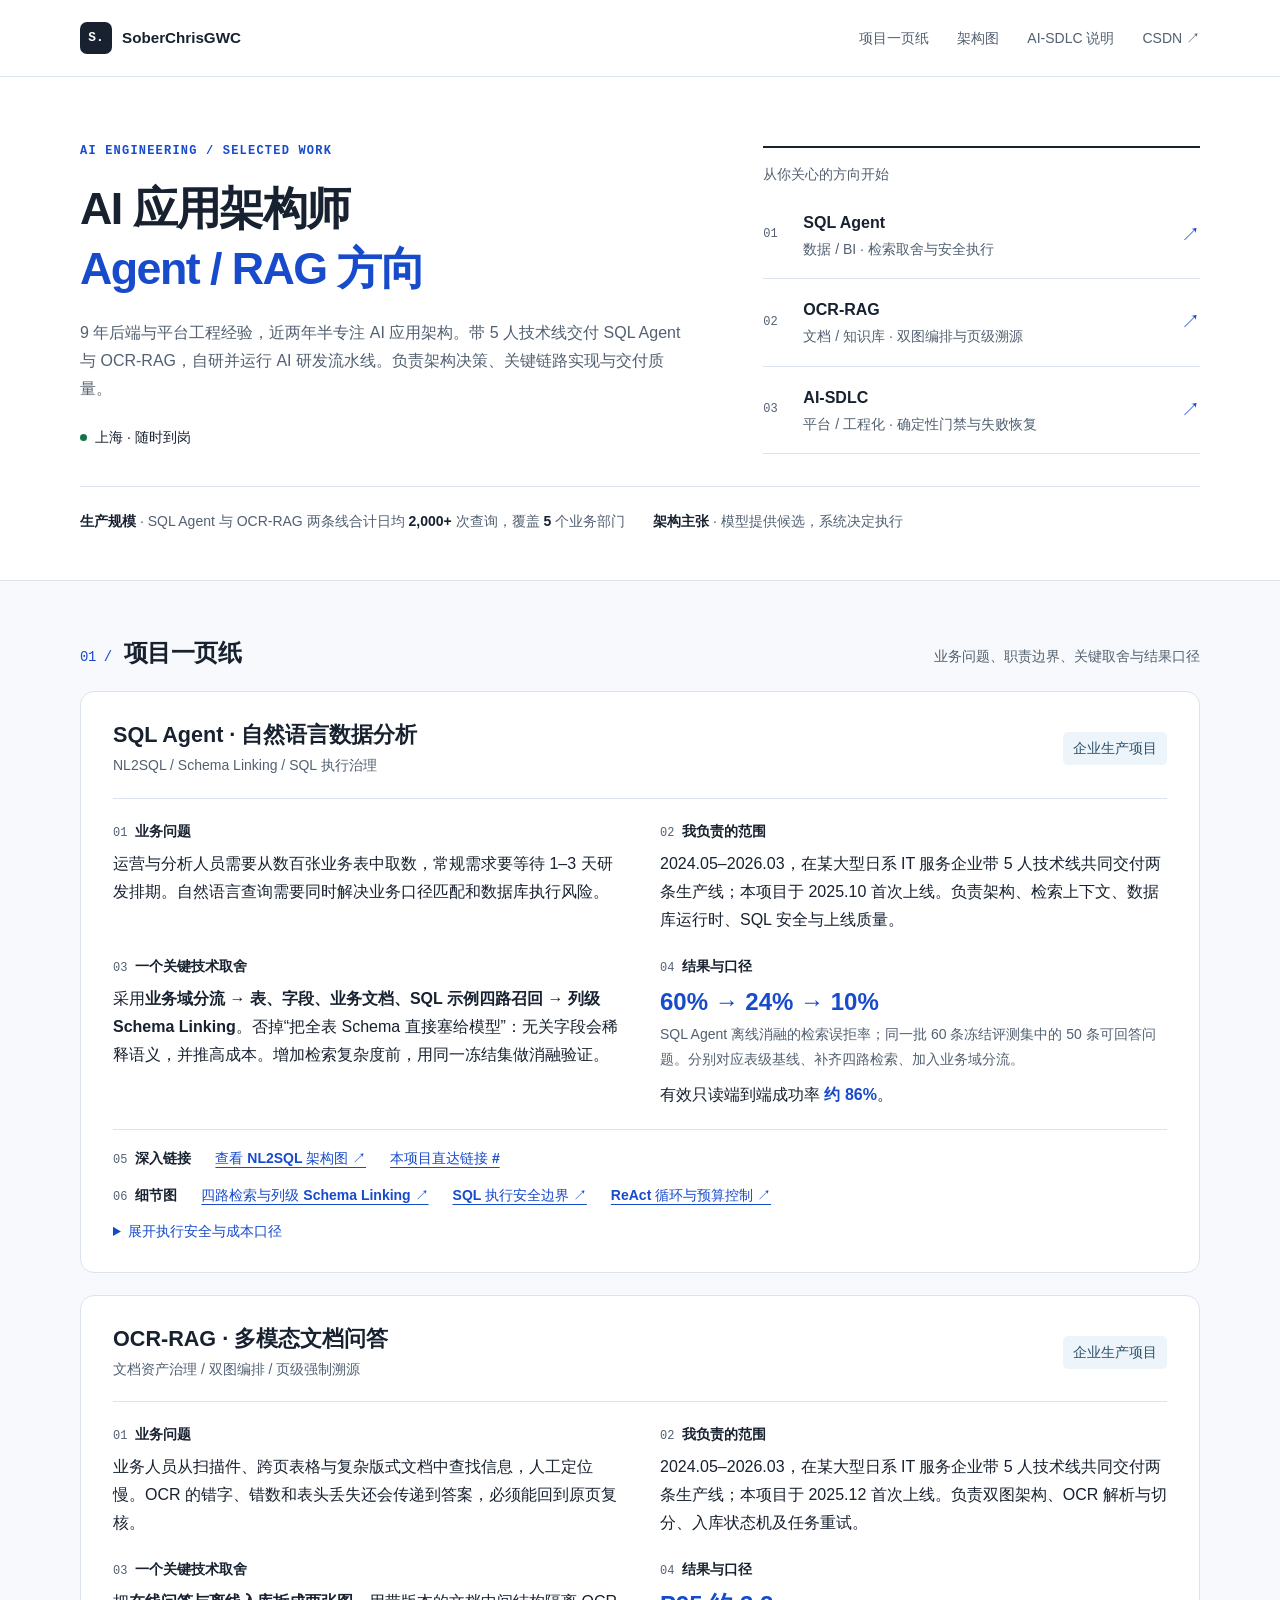
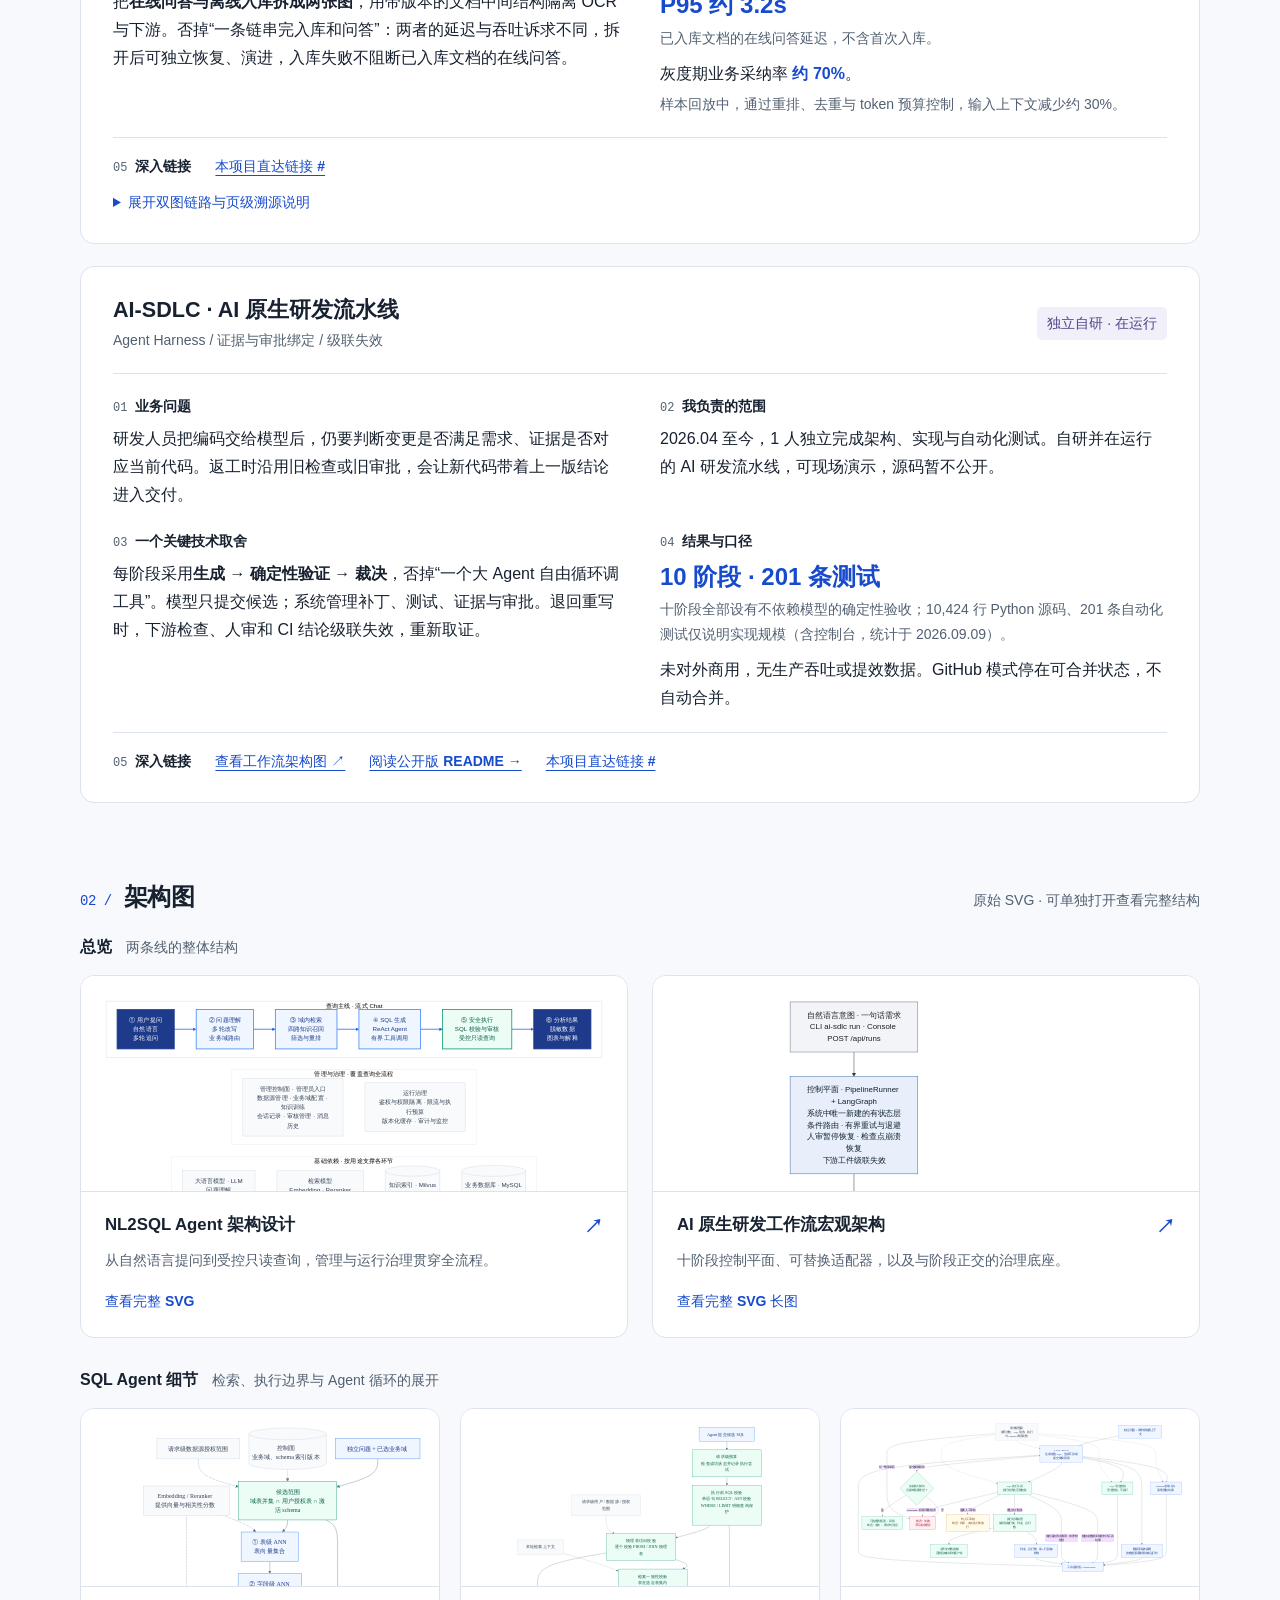
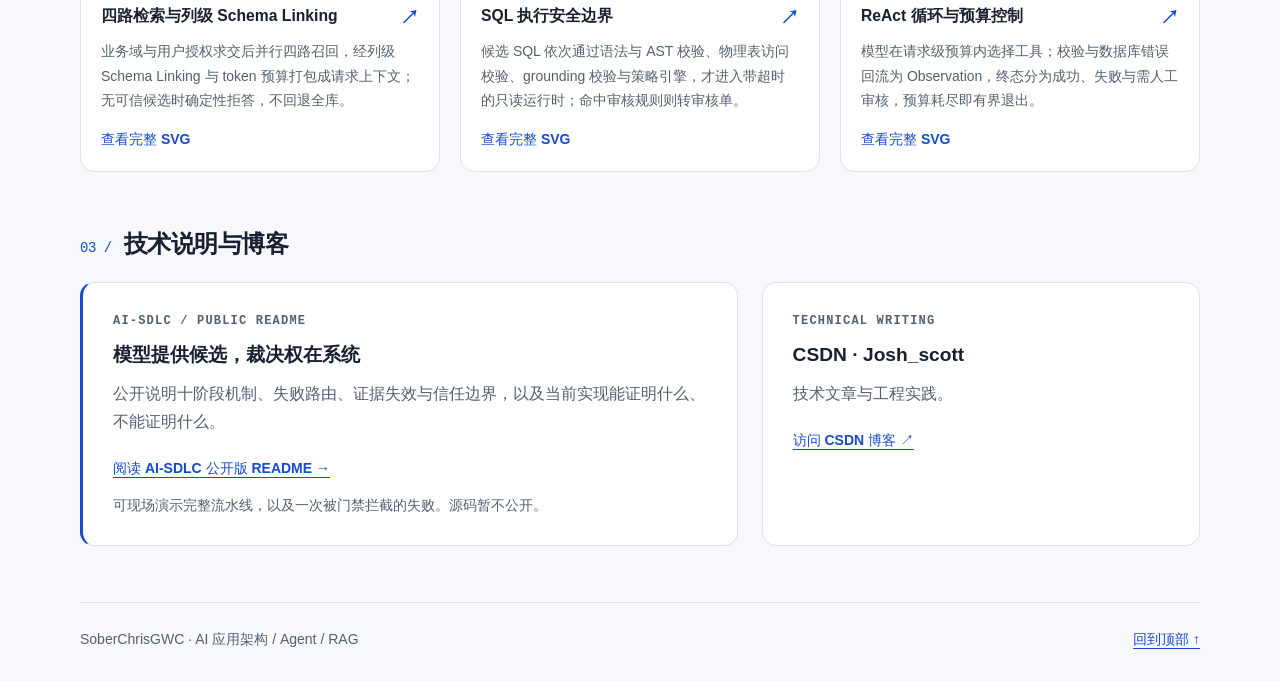
<file: index.html>
<!doctype html>
<html lang="zh-CN">
<head>
  <meta charset="utf-8">
  <meta name="viewport" content="width=device-width, initial-scale=1">
  <meta name="description" content="AI 应用架构师（Agent / RAG 方向）的项目与技术材料：SQL Agent、OCR-RAG、AI-SDLC 项目一页纸，架构图与公开设计说明。">
  <meta name="robots" content="noindex, nofollow">
  <meta name="googlebot" content="noindex, nofollow">
  <meta name="theme-color" content="#174bcc">
  <title>AI 应用架构 · 项目与技术材料 | SoberChrisGWC</title>
  <link rel="canonical" href="https://soberchrisgwc.github.io/svg-host/">
  <meta property="og:type" content="website">
  <meta property="og:site_name" content="SoberChrisGWC">
  <meta property="og:locale" content="zh_CN">
  <meta property="og:url" content="https://soberchrisgwc.github.io/svg-host/">
  <meta property="og:title" content="AI 应用架构师（Agent / RAG）· 项目与技术材料">
  <meta property="og:description" content="SQL Agent、OCR-RAG、AI-SDLC 三张项目一页纸：业务问题、职责边界、关键技术取舍与结果口径，附架构图与公开设计说明。上海 · 随时到岗。">
  <meta name="twitter:card" content="summary">
  <meta name="twitter:title" content="AI 应用架构师（Agent / RAG）· 项目与技术材料">
  <meta name="twitter:description" content="SQL Agent、OCR-RAG、AI-SDLC 三张项目一页纸：业务问题、职责边界、关键技术取舍与结果口径，附架构图与公开设计说明。上海 · 随时到岗。">
  <link rel="stylesheet" href="./styles.css">
</head>
<body>
  <a class="skip-link" href="#main">跳到主要内容</a>
  <header class="site-header">
    <div class="container header-inner">
      <a class="brand" href="./index.html" aria-label="SoberChrisGWC 作品首页"><span class="brand-mark" aria-hidden="true">S.</span>SoberChrisGWC</a>
      <nav class="site-nav" aria-label="主导航">
        <a href="#projects">项目一页纸</a>
        <a href="#architecture">架构图</a>
        <a href="./ai-sdlc.html">AI-SDLC 说明</a>
        <a href="https://blog.csdn.net/Josh_scott" target="_blank" rel="noopener noreferrer">CSDN ↗</a>
      </nav>
    </div>
  </header>

  <main id="main">
    <section class="hero" aria-labelledby="intro-title">
      <div class="container">
        <div class="hero-grid">
          <div>
            <p class="eyebrow">AI ENGINEERING / SELECTED WORK</p>
            <h1 id="intro-title">AI 应用架构师<br><span>Agent / RAG 方向</span></h1>
            <p class="hero-intro">9 年后端与平台工程经验，近两年半专注 AI 应用架构。带 5 人技术线交付 SQL Agent 与 OCR-RAG，自研并运行 AI 研发流水线。负责架构决策、关键链路实现与交付质量。</p>
            <p class="availability">上海 · 随时到岗</p>
          </div>
          <nav class="project-index" aria-label="按技术方向阅读项目">
            <p class="index-label">从你关心的方向开始</p>
            <a href="#sql-agent"><span class="number">01</span><span><strong>SQL Agent</strong><small>数据 / BI · 检索取舍与安全执行</small></span><span class="arrow" aria-hidden="true">↗</span></a>
            <a href="#ocr-rag"><span class="number">02</span><span><strong>OCR-RAG</strong><small>文档 / 知识库 · 双图编排与页级溯源</small></span><span class="arrow" aria-hidden="true">↗</span></a>
            <a href="#ai-sdlc"><span class="number">03</span><span><strong>AI-SDLC</strong><small>平台 / 工程化 · 确定性门禁与失败恢复</small></span><span class="arrow" aria-hidden="true">↗</span></a>
          </nav>
        </div>
        <div class="shared-context">
          <p><strong>生产规模</strong> · SQL Agent 与 OCR-RAG 两条线合计日均 <strong>2,000+</strong> 次查询，覆盖 <strong>5</strong> 个业务部门</p>
          <p><strong>架构主张</strong> · 模型提供候选，系统决定执行</p>
        </div>
      </div>
    </section>

    <div class="container">
      <section class="section" id="projects" aria-labelledby="projects-title">
        <div class="section-heading">
          <h2 id="projects-title"><span class="section-number">01 /</span>项目一页纸</h2>
          <p>业务问题、职责边界、关键取舍与结果口径</p>
        </div>

        <article class="project-card" id="sql-agent" aria-labelledby="sql-title">
          <header class="project-header">
            <div><h3 id="sql-title">SQL Agent · 自然语言数据分析</h3><p>NL2SQL / Schema Linking / SQL 执行治理</p></div>
            <span class="status">企业生产项目</span>
          </header>
          <dl class="project-grid">
            <div><dt class="field-label"><span>01</span>业务问题</dt><dd>运营与分析人员需要从数百张业务表中取数，常规需求要等待 1–3 天研发排期。自然语言查询需要同时解决业务口径匹配和数据库执行风险。</dd></div>
            <div><dt class="field-label"><span>02</span>我负责的范围</dt><dd>2024.05–2026.03，在某大型日系 IT 服务企业带 5 人技术线共同交付两条生产线；本项目于 2025.10 首次上线。负责架构、检索上下文、数据库运行时、SQL 安全与上线质量。</dd></div>
            <div><dt class="field-label"><span>03</span>一个关键技术取舍</dt><dd>采用<strong>业务域分流 → 表、字段、业务文档、SQL 示例四路召回 → 列级 Schema Linking</strong>。否掉“把全表 Schema 直接塞给模型”：无关字段会稀释语义，并推高成本。增加检索复杂度前，用同一冻结集做消融验证。</dd></div>
            <div><dt class="field-label"><span>04</span>结果与口径</dt><dd><strong class="metric">60% → 24% → 10%</strong><span class="metric-note">SQL Agent 离线消融的检索误拒率；同一批 60 条冻结评测集中的 50 条可回答问题。分别对应表级基线、补齐四路检索、加入业务域分流。</span><p class="secondary-result">有效只读端到端成功率 <strong>约 86%</strong>。</p></dd></div>
          </dl>
          <div class="project-links">
            <div class="link-row"><h4 class="field-label"><span>05</span>深入链接</h4><a href="./nl2sql_overview.svg" target="_blank" rel="noopener">查看 NL2SQL 架构图 ↗</a><a href="#sql-agent" aria-label="SQL Agent 一页纸直达链接">本项目直达链接 #</a></div>
            <div class="link-row"><h4 class="field-label"><span>06</span>细节图</h4><a href="./four_way_retrieval.svg" target="_blank" rel="noopener">四路检索与列级 Schema Linking ↗</a><a href="./sql_boundary.svg" target="_blank" rel="noopener">SQL 执行安全边界 ↗</a><a href="./react_loop.svg" target="_blank" rel="noopener">ReAct 循环与预算控制 ↗</a></div>
            <details>
              <summary>展开执行安全与成本口径</summary>
              <div class="detail-body"><p><strong>五道执行闸：</strong>只读账号、单语句 SELECT、AST 校验、全表扫描保护、执行超时。约束固化在执行链路中，模型生成的 SQL 不能直接获得执行权。</p><p><strong>SQL Agent 线月 token 成本下降约 30%。</strong>通过重排、去重与 token 预算控制收敛上下文；这与 OCR-RAG 样本回放中的“输入上下文减少约 30%”是两个指标。</p><p class="note">AST 校验解决 SQL 执行安全；检索误拒率下降来自检索架构调整，两者分开归因。</p><p class="note">上述闸门与拒绝路径见 <a href="./sql_boundary.svg" target="_blank" rel="noopener">SQL 执行安全边界图 ↗</a>；四路召回与列级 Schema Linking 见 <a href="./four_way_retrieval.svg" target="_blank" rel="noopener">四路检索图 ↗</a>。</p></div>
            </details>
          </div>
        </article>

        <article class="project-card" id="ocr-rag" aria-labelledby="ocr-title">
          <header class="project-header">
            <div><h3 id="ocr-title">OCR-RAG · 多模态文档问答</h3><p>文档资产治理 / 双图编排 / 页级强制溯源</p></div>
            <span class="status">企业生产项目</span>
          </header>
          <dl class="project-grid">
            <div><dt class="field-label"><span>01</span>业务问题</dt><dd>业务人员从扫描件、跨页表格与复杂版式文档中查找信息，人工定位慢。OCR 的错字、错数和表头丢失还会传递到答案，必须能回到原页复核。</dd></div>
            <div><dt class="field-label"><span>02</span>我负责的范围</dt><dd>2024.05–2026.03，在某大型日系 IT 服务企业带 5 人技术线共同交付两条生产线；本项目于 2025.12 首次上线。负责双图架构、OCR 解析与切分、入库状态机及任务重试。</dd></div>
            <div><dt class="field-label"><span>03</span>一个关键技术取舍</dt><dd>把<strong>在线问答与离线入库拆成两张图</strong>，用带版本的文档中间结构隔离 OCR 与下游。否掉“一条链串完入库和问答”：两者的延迟与吞吐诉求不同，拆开后可独立恢复、演进，入库失败不阻断已入库文档的在线问答。</dd></div>
            <div><dt class="field-label"><span>04</span>结果与口径</dt><dd><strong class="metric">P95 约 3.2s</strong><span class="metric-note">已入库文档的在线问答延迟，不含首次入库。</span><p class="secondary-result">灰度期业务采纳率 <strong>约 70%</strong>。</p><span class="metric-note">样本回放中，通过重排、去重与 token 预算控制，输入上下文减少约 30%。</span></dd></div>
          </dl>
          <div class="project-links">
            <div class="link-row"><h4 class="field-label"><span>05</span>深入链接</h4><a href="#ocr-rag" aria-label="OCR-RAG 一页纸直达链接">本项目直达链接 #</a></div>
            <details id="ocr-design">
              <summary>展开双图链路与页级溯源说明</summary>
              <div class="detail-body"><h4>离线入库</h4><p>逐页 OCR → 带版本的中间结构（正文、页信息、元数据）→ 版式感知切分 → 索引。OCR 升级由中间结构隔离；入库状态与重试独立管理。</p><h4>在线问答</h4><p>问题处理 → Dense + BM25 混合检索与 RRF 融合 → 重排、去重与预算控制 → 带页级引用的回答。证据分数不足时确定性拒答；重排服务不可用时直接失败，不静默降级。</p><p><strong>引用来自文档块的页信息，由系统生成，不让模型编页码。</strong>每个答案能定位到源 PDF 的具体页，支持审计复核；溯源并不替代 OCR 质量检查。</p></div>
            </details>
          </div>
        </article>

        <article class="project-card" id="ai-sdlc" aria-labelledby="sdlc-title">
          <header class="project-header">
            <div><h3 id="sdlc-title">AI-SDLC · AI 原生研发流水线</h3><p>Agent Harness / 证据与审批绑定 / 级联失效</p></div>
            <span class="status independent">独立自研 · 在运行</span>
          </header>
          <dl class="project-grid">
            <div><dt class="field-label"><span>01</span>业务问题</dt><dd>研发人员把编码交给模型后，仍要判断变更是否满足需求、证据是否对应当前代码。返工时沿用旧检查或旧审批，会让新代码带着上一版结论进入交付。</dd></div>
            <div><dt class="field-label"><span>02</span>我负责的范围</dt><dd>2026.04 至今，1 人独立完成架构、实现与自动化测试。自研并在运行的 AI 研发流水线，可现场演示，源码暂不公开。</dd></div>
            <div><dt class="field-label"><span>03</span>一个关键技术取舍</dt><dd>每阶段采用<strong>生成 → 确定性验证 → 裁决</strong>，否掉“一个大 Agent 自由循环调工具”。模型只提交候选；系统管理补丁、测试、证据与审批。退回重写时，下游检查、人审和 CI 结论级联失效，重新取证。</dd></div>
            <div><dt class="field-label"><span>04</span>结果与口径</dt><dd><strong class="metric">10 阶段 · 201 条测试</strong><span class="metric-note">十阶段全部设有不依赖模型的确定性验收；10,424 行 Python 源码、201 条自动化测试仅说明实现规模（含控制台，统计于 2026.09.09）。</span><p class="secondary-result">未对外商用，无生产吞吐或提效数据。GitHub 模式停在可合并状态，不自动合并。</p></dd></div>
          </dl>
          <div class="project-links"><div class="link-row"><h4 class="field-label"><span>05</span>深入链接</h4><a href="./AIWorkflow_Overview.svg" target="_blank" rel="noopener">查看工作流架构图 ↗</a><a href="./ai-sdlc.html">阅读公开版 README →</a><a href="#ai-sdlc" aria-label="AI-SDLC 一页纸直达链接">本项目直达链接 #</a></div></div>
        </article>
      </section>

      <section class="section" id="architecture" aria-labelledby="architecture-title">
        <div class="section-heading"><h2 id="architecture-title"><span class="section-number">02 /</span>架构图</h2><p>原始 SVG · 可单独打开查看完整结构</p></div>
        <div class="diagram-group">
          <div class="diagram-group-heading"><h3>总览</h3><p>两条线的整体结构</p></div>
          <div class="diagram-grid">
            <a class="diagram-card" href="./nl2sql_overview.svg" target="_blank" rel="noopener">
              <div class="diagram-preview"><img src="./nl2sql_overview.svg" alt="NL2SQL 架构预览：问题理解、域内检索、SQL 生成、安全执行与分析结果" width="1303" height="594" loading="lazy"></div>
              <div class="diagram-description"><h4>NL2SQL Agent 架构设计 <span class="arrow" aria-hidden="true">↗</span></h4><p>从自然语言提问到受控只读查询，管理与运行治理贯穿全流程。</p><span class="text-link">查看完整 SVG</span></div>
            </a>
            <a class="diagram-card" href="./AIWorkflow_Overview.svg" target="_blank" rel="noopener">
              <div class="diagram-preview"><img src="./AIWorkflow_Overview.svg" alt="AI 原生研发工作流局部预览，打开可查看十阶段编排、适配器与横切治理的完整长图" width="1023" height="4115" loading="lazy"></div>
              <div class="diagram-description"><h4>AI 原生研发工作流宏观架构 <span class="arrow" aria-hidden="true">↗</span></h4><p>十阶段控制平面、可替换适配器，以及与阶段正交的治理底座。</p><span class="text-link">查看完整 SVG 长图</span></div>
            </a>
          </div>
        </div>

        <div class="diagram-group">
          <div class="diagram-group-heading"><h3>SQL Agent 细节</h3><p>检索、执行边界与 Agent 循环的展开</p></div>
          <div class="diagram-grid is-detail">
            <a class="diagram-card" href="./four_way_retrieval.svg" target="_blank" rel="noopener">
              <div class="diagram-preview"><img src="./four_way_retrieval.svg" alt="四路检索局部预览：候选范围求交、表与字段级 ANN、业务文档与历史 SQL 召回、列级 Schema Linking 与上下文打包，打开可查看完整长图" width="865" height="1466" loading="lazy"></div>
              <div class="diagram-description"><h4>四路检索与列级 Schema Linking <span class="arrow" aria-hidden="true">↗</span></h4><p>业务域与用户授权求交后并行四路召回，经列级 Schema Linking 与 token 预算打包成请求上下文；无可信候选时确定性拒答，不回退全库。</p><span class="text-link">查看完整 SVG</span></div>
            </a>
            <a class="diagram-card" href="./sql_boundary.svg" target="_blank" rel="noopener">
              <div class="diagram-preview"><img src="./sql_boundary.svg" alt="SQL 执行安全边界局部预览：单语句 SELECT 与 AST 校验、物理表访问校验、RAG grounding 校验、策略引擎与带超时的只读运行时，打开可查看完整长图" width="1231" height="1511" loading="lazy"></div>
              <div class="diagram-description"><h4>SQL 执行安全边界 <span class="arrow" aria-hidden="true">↗</span></h4><p>候选 SQL 依次通过语法与 AST 校验、物理表访问校验、grounding 校验与策略引擎，才进入带超时的只读运行时；命中审核规则则转审核单。</p><span class="text-link">查看完整 SVG</span></div>
            </a>
            <a class="diagram-card" href="./react_loop.svg" target="_blank" rel="noopener">
              <div class="diagram-preview is-wide"><img src="./react_loop.svg" alt="ReAct 循环预览：模型在请求级预算内选择工具，校验与数据库错误回流为 Observation，执行结果分为成功、失败与需人工审核三种终态" width="1976" height="916" loading="lazy"></div>
              <div class="diagram-description"><h4>ReAct 循环与预算控制 <span class="arrow" aria-hidden="true">↗</span></h4><p>模型在请求级预算内选择工具；校验与数据库错误回流为 Observation，终态分为成功、失败与需人工审核，预算耗尽即有界退出。</p><span class="text-link">查看完整 SVG</span></div>
            </a>
          </div>
        </div>
      </section>

      <section class="section" id="writing" aria-labelledby="writing-title">
        <div class="section-heading"><h2 id="writing-title"><span class="section-number">03 /</span>技术说明与博客</h2></div>
        <div class="reading-grid">
          <article class="readme-card"><p class="eyebrow">AI-SDLC / PUBLIC README</p><h3>模型提供候选，裁决权在系统</h3><p>公开说明十阶段机制、失败路由、证据失效与信任边界，以及当前实现能证明什么、不能证明什么。</p><div class="link-row"><a href="./ai-sdlc.html">阅读 AI-SDLC 公开版 README →</a></div><p class="note">可现场演示完整流水线，以及一次被门禁拦截的失败。源码暂不公开。</p></article>
          <article class="blog-card"><p class="eyebrow">TECHNICAL WRITING</p><h3>CSDN · Josh_scott</h3><p>技术文章与工程实践。</p><div class="link-row"><a href="https://blog.csdn.net/Josh_scott" target="_blank" rel="noopener noreferrer">访问 CSDN 博客 ↗</a></div></article>
        </div>
      </section>
      <footer class="footer"><p>SoberChrisGWC · AI 应用架构 / Agent / RAG</p><a href="#main">回到顶部 ↑</a></footer>
    </div>
  </main>
</body>
</html>
</file>
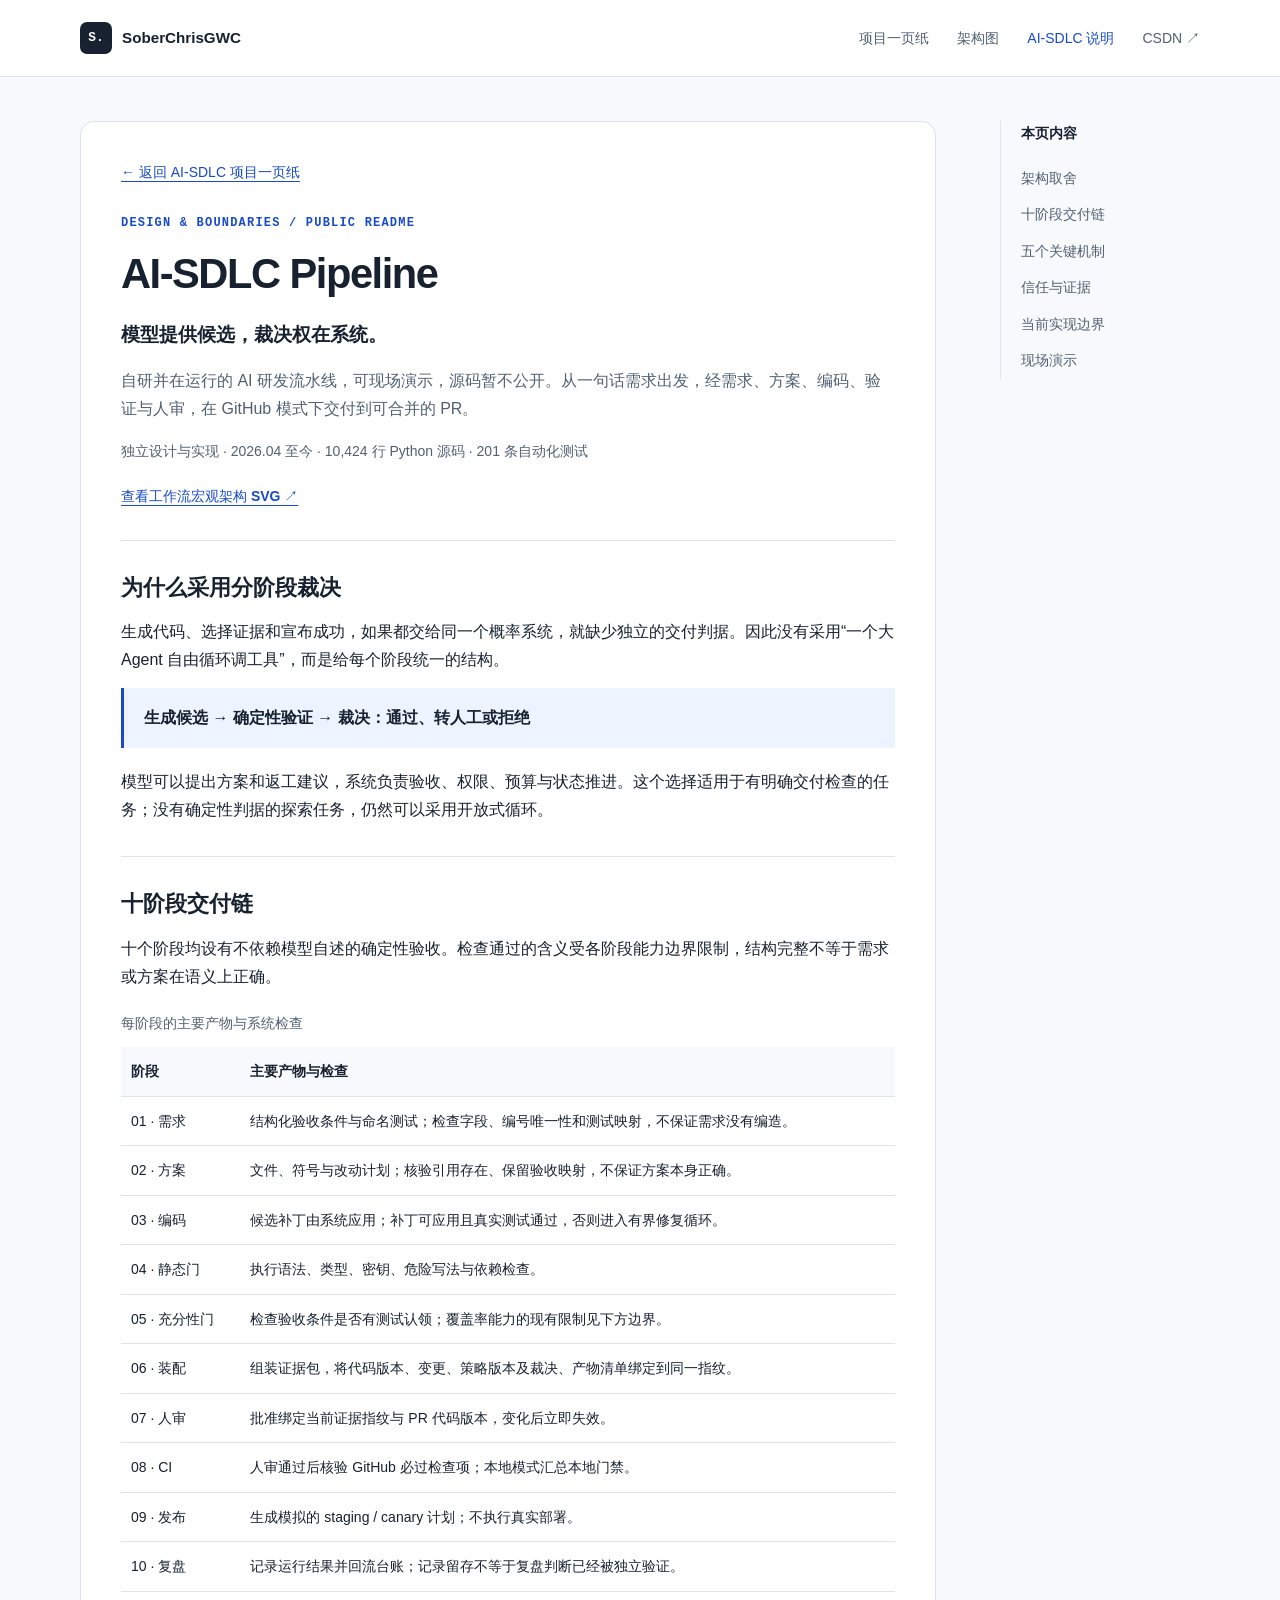
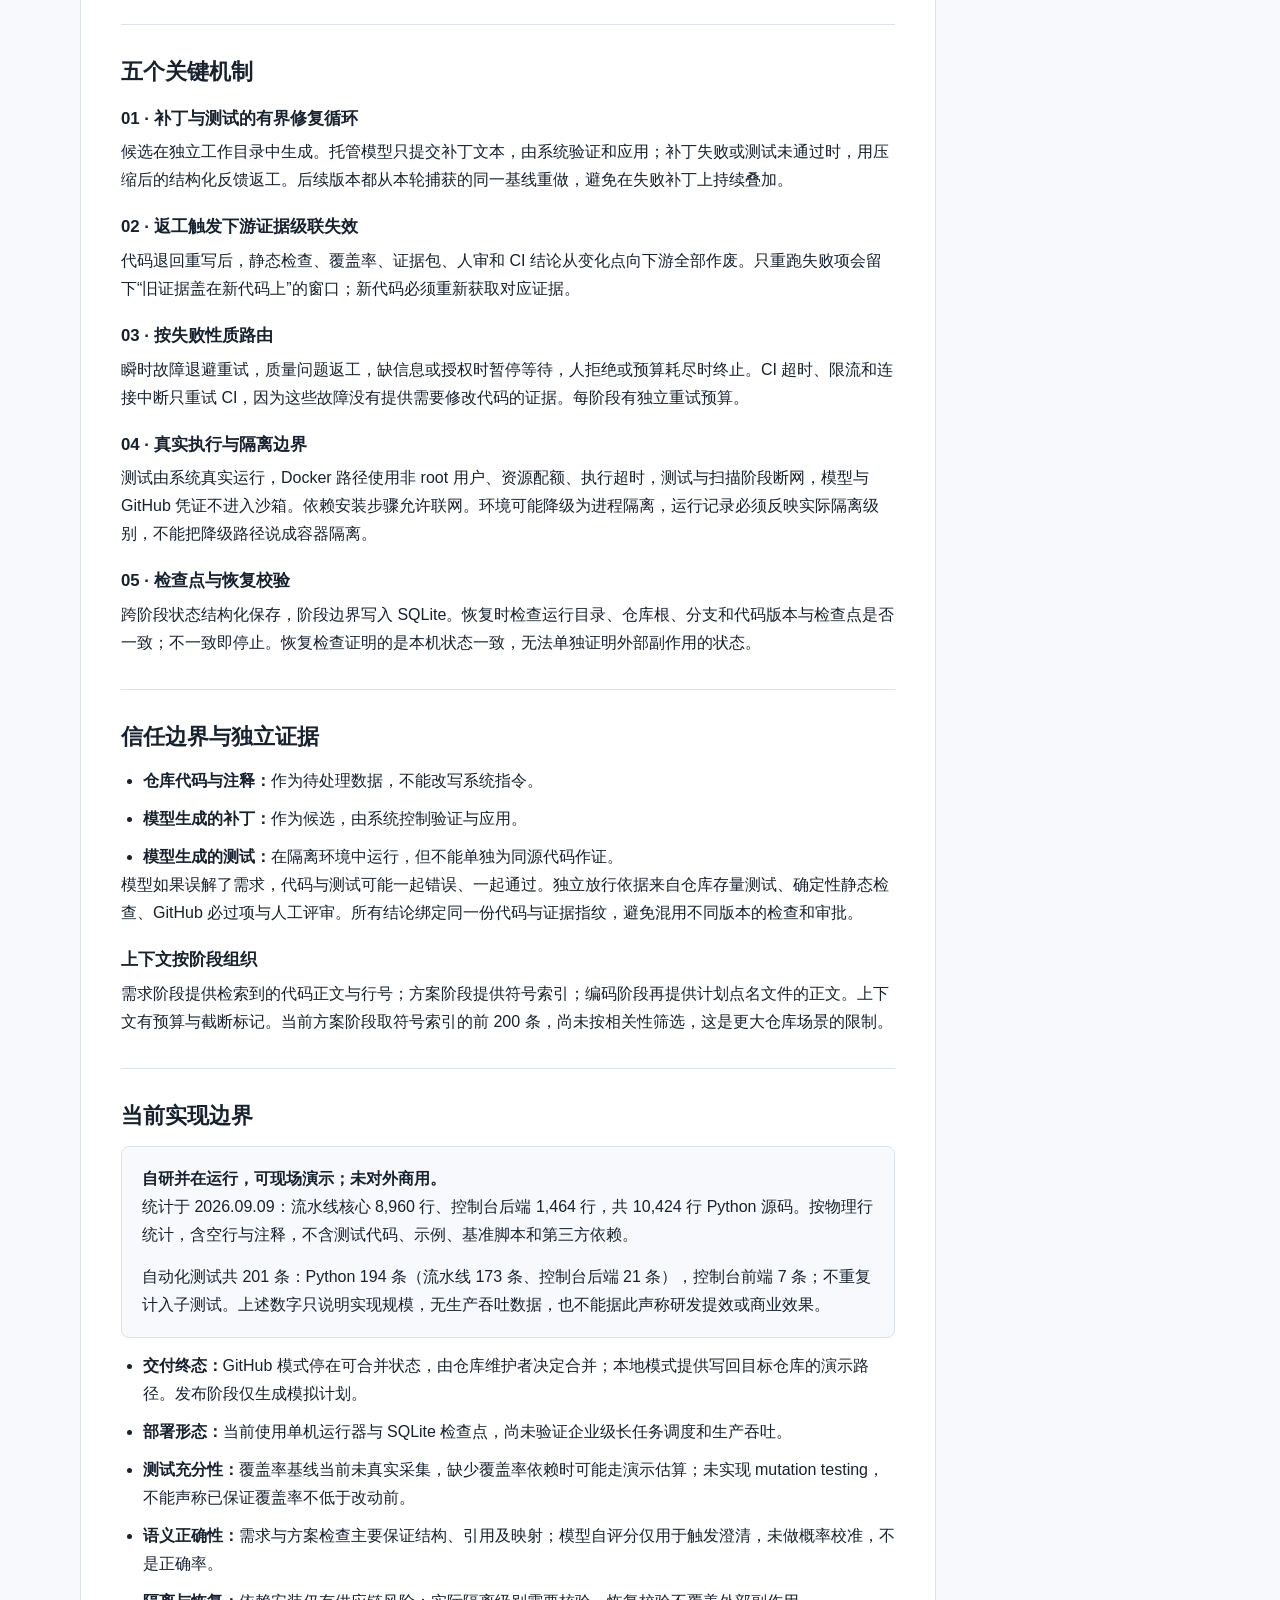
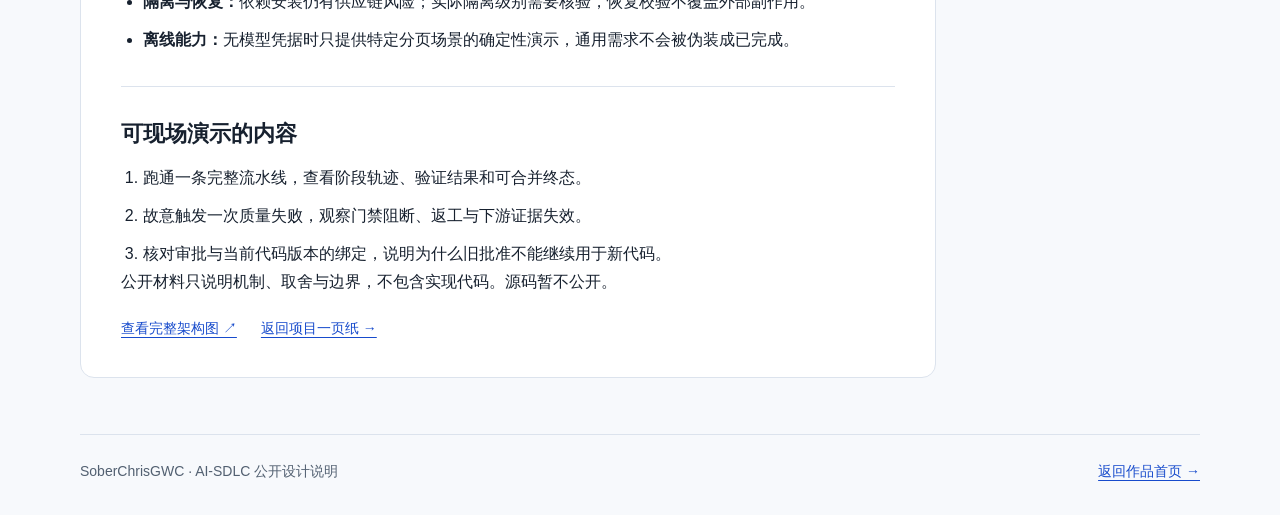
<file: ai-sdlc.html>
<!doctype html>
<html lang="zh-CN">
<head>
  <meta charset="utf-8">
  <meta name="viewport" content="width=device-width, initial-scale=1">
  <meta name="description" content="AI-SDLC 公开版 README：十阶段确定性验收、证据与审批绑定、级联失效、失败恢复及当前实现边界。自研并在运行，可现场演示，源码暂不公开。">
  <meta name="robots" content="noindex, nofollow">
  <meta name="googlebot" content="noindex, nofollow">
  <meta name="theme-color" content="#174bcc">
  <title>AI-SDLC · 公开版 README | SoberChrisGWC</title>
  <link rel="canonical" href="https://soberchrisgwc.github.io/svg-host/ai-sdlc.html">
  <meta property="og:type" content="website">
  <meta property="og:site_name" content="SoberChrisGWC">
  <meta property="og:locale" content="zh_CN">
  <meta property="og:url" content="https://soberchrisgwc.github.io/svg-host/ai-sdlc.html">
  <meta property="og:title" content="AI-SDLC · 公开版 README｜模型提供候选，裁决权在系统">
  <meta property="og:description" content="自研并在运行的 AI 研发流水线：十阶段确定性验收、证据与审批绑定、返工触发级联失效，以及当前实现边界。可现场演示，源码暂不公开。">
  <meta name="twitter:card" content="summary">
  <meta name="twitter:title" content="AI-SDLC · 公开版 README｜模型提供候选，裁决权在系统">
  <meta name="twitter:description" content="自研并在运行的 AI 研发流水线：十阶段确定性验收、证据与审批绑定、返工触发级联失效，以及当前实现边界。可现场演示，源码暂不公开。">
  <link rel="stylesheet" href="./styles.css">
</head>
<body>
  <a class="skip-link" href="#main">跳到主要内容</a>
  <header class="site-header"><div class="container header-inner"><a class="brand" href="./index.html" aria-label="SoberChrisGWC 作品首页"><span class="brand-mark" aria-hidden="true">S.</span>SoberChrisGWC</a><nav class="site-nav" aria-label="主导航"><a href="./index.html#projects">项目一页纸</a><a href="./index.html#architecture">架构图</a><a href="./ai-sdlc.html" aria-current="page">AI-SDLC 说明</a><a href="https://blog.csdn.net/Josh_scott" target="_blank" rel="noopener noreferrer">CSDN ↗</a></nav></div></header>
  <div class="container document-layout">
    <main class="document" id="main">
      <a class="breadcrumb" href="./index.html#ai-sdlc">← 返回 AI-SDLC 项目一页纸</a>
      <p class="eyebrow">DESIGN &amp; BOUNDARIES / PUBLIC README</p>
      <h1>AI-SDLC Pipeline</h1>
      <p class="lead">模型提供候选，裁决权在系统。</p>
      <p class="intro">自研并在运行的 AI 研发流水线，可现场演示，源码暂不公开。从一句话需求出发，经需求、方案、编码、验证与人审，在 GitHub 模式下交付到可合并的 PR。</p>
      <p class="document-meta">独立设计与实现 · 2026.04 至今 · 10,424 行 Python 源码 · 201 条自动化测试</p>
      <div class="link-row" style="margin-top: 20px"><a href="./AIWorkflow_Overview.svg" target="_blank" rel="noopener">查看工作流宏观架构 SVG ↗</a></div>

      <section id="decision" aria-labelledby="decision-title">
        <h2 id="decision-title">为什么采用分阶段裁决</h2>
        <p>生成代码、选择证据和宣布成功，如果都交给同一个概率系统，就缺少独立的交付判据。因此没有采用“一个大 Agent 自由循环调工具”，而是给每个阶段统一的结构。</p>
        <p class="principle">生成候选 → 确定性验证 → 裁决：通过、转人工或拒绝</p>
        <p>模型可以提出方案和返工建议，系统负责验收、权限、预算与状态推进。这个选择适用于有明确交付检查的任务；没有确定性判据的探索任务，仍然可以采用开放式循环。</p>
      </section>

      <section id="stages" aria-labelledby="stages-title">
        <h2 id="stages-title">十阶段交付链</h2>
        <p>十个阶段均设有不依赖模型自述的确定性验收。检查通过的含义受各阶段能力边界限制，结构完整不等于需求或方案在语义上正确。</p>
        <div class="table-wrap" tabindex="0" role="region" aria-label="十阶段交付链表格，可横向滚动">
          <table><caption>每阶段的主要产物与系统检查</caption><thead><tr><th scope="col">阶段</th><th scope="col">主要产物与检查</th></tr></thead><tbody>
            <tr><td>01 · 需求</td><td>结构化验收条件与命名测试；检查字段、编号唯一性和测试映射，不保证需求没有编造。</td></tr>
            <tr><td>02 · 方案</td><td>文件、符号与改动计划；核验引用存在、保留验收映射，不保证方案本身正确。</td></tr>
            <tr><td>03 · 编码</td><td>候选补丁由系统应用；补丁可应用且真实测试通过，否则进入有界修复循环。</td></tr>
            <tr><td>04 · 静态门</td><td>执行语法、类型、密钥、危险写法与依赖检查。</td></tr>
            <tr><td>05 · 充分性门</td><td>检查验收条件是否有测试认领；覆盖率能力的现有限制见下方边界。</td></tr>
            <tr><td>06 · 装配</td><td>组装证据包，将代码版本、变更、策略版本及裁决、产物清单绑定到同一指纹。</td></tr>
            <tr><td>07 · 人审</td><td>批准绑定当前证据指纹与 PR 代码版本，变化后立即失效。</td></tr>
            <tr><td>08 · CI</td><td>人审通过后核验 GitHub 必过检查项；本地模式汇总本地门禁。</td></tr>
            <tr><td>09 · 发布</td><td>生成模拟的 staging / canary 计划；不执行真实部署。</td></tr>
            <tr><td>10 · 复盘</td><td>记录运行结果并回流台账；记录留存不等于复盘判断已经被独立验证。</td></tr>
          </tbody></table>
        </div>
      </section>

      <section id="mechanisms" aria-labelledby="mechanisms-title">
        <h2 id="mechanisms-title">五个关键机制</h2>
        <h3>01 · 补丁与测试的有界修复循环</h3>
        <p>候选在独立工作目录中生成。托管模型只提交补丁文本，由系统验证和应用；补丁失败或测试未通过时，用压缩后的结构化反馈返工。后续版本都从本轮捕获的同一基线重做，避免在失败补丁上持续叠加。</p>
        <h3>02 · 返工触发下游证据级联失效</h3>
        <p>代码退回重写后，静态检查、覆盖率、证据包、人审和 CI 结论从变化点向下游全部作废。只重跑失败项会留下“旧证据盖在新代码上”的窗口；新代码必须重新获取对应证据。</p>
        <h3>03 · 按失败性质路由</h3>
        <p>瞬时故障退避重试，质量问题返工，缺信息或授权时暂停等待，人拒绝或预算耗尽时终止。CI 超时、限流和连接中断只重试 CI，因为这些故障没有提供需要修改代码的证据。每阶段有独立重试预算。</p>
        <h3>04 · 真实执行与隔离边界</h3>
        <p>测试由系统真实运行，Docker 路径使用非 root 用户、资源配额、执行超时，测试与扫描阶段断网，模型与 GitHub 凭证不进入沙箱。依赖安装步骤允许联网。环境可能降级为进程隔离，运行记录必须反映实际隔离级别，不能把降级路径说成容器隔离。</p>
        <h3>05 · 检查点与恢复校验</h3>
        <p>跨阶段状态结构化保存，阶段边界写入 SQLite。恢复时检查运行目录、仓库根、分支和代码版本与检查点是否一致；不一致即停止。恢复检查证明的是本机状态一致，无法单独证明外部副作用的状态。</p>
      </section>

      <section id="trust" aria-labelledby="trust-title">
        <h2 id="trust-title">信任边界与独立证据</h2>
        <ul><li><strong>仓库代码与注释：</strong>作为待处理数据，不能改写系统指令。</li><li><strong>模型生成的补丁：</strong>作为候选，由系统控制验证与应用。</li><li><strong>模型生成的测试：</strong>在隔离环境中运行，但不能单独为同源代码作证。</li></ul>
        <p>模型如果误解了需求，代码与测试可能一起错误、一起通过。独立放行依据来自仓库存量测试、确定性静态检查、GitHub 必过项与人工评审。所有结论绑定同一份代码与证据指纹，避免混用不同版本的检查和审批。</p>
        <h3>上下文按阶段组织</h3>
        <p>需求阶段提供检索到的代码正文与行号；方案阶段提供符号索引；编码阶段再提供计划点名文件的正文。上下文有预算与截断标记。当前方案阶段取符号索引的前 200 条，尚未按相关性筛选，这是更大仓库场景的限制。</p>
      </section>

      <section id="boundaries" aria-labelledby="boundaries-title">
        <h2 id="boundaries-title">当前实现边界</h2>
        <div class="boundary">
          <strong>自研并在运行，可现场演示；未对外商用。</strong>
          <p>统计于 2026.09.09：流水线核心 8,960 行、控制台后端 1,464 行，共 10,424 行 Python 源码。按物理行统计，含空行与注释，不含测试代码、示例、基准脚本和第三方依赖。</p>
          <p>自动化测试共 201 条：Python 194 条（流水线 173 条、控制台后端 21 条），控制台前端 7 条；不重复计入子测试。上述数字只说明实现规模，无生产吞吐数据，也不能据此声称研发提效或商业效果。</p>
        </div>
        <ul>
          <li><strong>交付终态：</strong>GitHub 模式停在可合并状态，由仓库维护者决定合并；本地模式提供写回目标仓库的演示路径。发布阶段仅生成模拟计划。</li>
          <li><strong>部署形态：</strong>当前使用单机运行器与 SQLite 检查点，尚未验证企业级长任务调度和生产吞吐。</li>
          <li><strong>测试充分性：</strong>覆盖率基线当前未真实采集，缺少覆盖率依赖时可能走演示估算；未实现 mutation testing，不能声称已保证覆盖率不低于改动前。</li>
          <li><strong>语义正确性：</strong>需求与方案检查主要保证结构、引用及映射；模型自评分仅用于触发澄清，未做概率校准，不是正确率。</li>
          <li><strong>隔离与恢复：</strong>依赖安装仍有供应链风险；实际隔离级别需要核验，恢复校验不覆盖外部副作用。</li>
          <li><strong>离线能力：</strong>无模型凭据时只提供特定分页场景的确定性演示，通用需求不会被伪装成已完成。</li>
        </ul>
      </section>

      <section id="demo" aria-labelledby="demo-title">
        <h2 id="demo-title">可现场演示的内容</h2>
        <ol><li>跑通一条完整流水线，查看阶段轨迹、验证结果和可合并终态。</li><li>故意触发一次质量失败，观察门禁阻断、返工与下游证据失效。</li><li>核对审批与当前代码版本的绑定，说明为什么旧批准不能继续用于新代码。</li></ol>
        <p>公开材料只说明机制、取舍与边界，不包含实现代码。源码暂不公开。</p>
        <div class="link-row" style="margin-top: 20px"><a href="./AIWorkflow_Overview.svg" target="_blank" rel="noopener">查看完整架构图 ↗</a><a href="./index.html#ai-sdlc">返回项目一页纸 →</a></div>
      </section>
    </main>
    <nav class="document-toc" aria-label="README 目录"><p>本页内容</p><a href="#decision">架构取舍</a><a href="#stages">十阶段交付链</a><a href="#mechanisms">五个关键机制</a><a href="#trust">信任与证据</a><a href="#boundaries">当前实现边界</a><a href="#demo">现场演示</a></nav>
  </div>
  <footer class="container footer"><p>SoberChrisGWC · AI-SDLC 公开设计说明</p><a href="./index.html">返回作品首页 →</a></footer>
</body>
</html>
</file>
<file: styles.css>
:root {
  color-scheme: light;
  --ink: #17212f;
  --muted: #526071;
  --blue: #174bcc;
  --blue-soft: #edf3ff;
  --line: #dce3ed;
  --paper: #ffffff;
  --ground: #f7f9fc;
  --radius: 14px;
  font-family: -apple-system, BlinkMacSystemFont, "Segoe UI", "PingFang SC", "Hiragino Sans GB", "Microsoft YaHei", sans-serif;
  font-size: 16px;
}

* { box-sizing: border-box; }
html { scroll-padding-top: 6rem; }
body { margin: 0; color: var(--ink); background: var(--ground); line-height: 1.75; }
a { color: var(--blue); text-decoration-thickness: 1px; text-underline-offset: 4px; }
a:hover { text-decoration: underline; }
a:focus-visible, summary:focus-visible { outline: 3px solid var(--blue); outline-offset: 5px; border-radius: 3px; }
img { display: block; max-width: 100%; }
h1, h2, h3, h4, p, dl, dd { margin: 0; }
h1, h2, h3, h4 { line-height: 1.35; }
strong { font-weight: 650; }
code { font-family: ui-monospace, SFMono-Regular, Menlo, Consolas, monospace; font-size: .9em; overflow-wrap: anywhere; }
::selection { background: #cbdcff; }
.container { width: min(1120px, calc(100% - 64px)); margin-inline: auto; }
.skip-link { position: fixed; top: -100px; left: 16px; z-index: 10; padding: 10px 16px; background: var(--paper); }
.skip-link:focus { top: 12px; }
.site-header { position: sticky; top: 0; z-index: 5; background: var(--paper); border-bottom: 1px solid var(--line); }
.header-inner { display: flex; align-items: center; justify-content: space-between; min-height: 76px; gap: 24px; }
.brand { display: flex; align-items: center; gap: 10px; color: var(--ink); font-size: .95rem; font-weight: 650; text-decoration: none; white-space: nowrap; }
.brand-mark { display: grid; place-items: center; width: 32px; height: 32px; background: var(--ink); color: white; border-radius: 7px; font-family: ui-monospace, monospace; font-size: .8rem; }
.site-nav { display: flex; align-items: center; gap: 28px; }
.site-nav a { color: var(--muted); font-size: .875rem; text-decoration: none; white-space: nowrap; }
.site-nav a:hover, .site-nav a[aria-current="page"] { color: var(--blue); }
.hero { background: var(--paper); border-bottom: 1px solid var(--line); padding: 64px 0 46px; }
.hero-grid { display: grid; grid-template-columns: 1.4fr 1fr; gap: 72px; align-items: start; }
.eyebrow { color: var(--blue); font-family: ui-monospace, SFMono-Regular, Menlo, monospace; font-size: .75rem; font-weight: 600; letter-spacing: .1em; }
.hero h1 { margin: 16px 0 20px; font-size: clamp(2rem, 3.5vw, 3rem); letter-spacing: -.035em; }
.hero h1 span { color: var(--blue); }
.hero-intro { max-width: 38em; color: var(--muted); }
.availability { display: inline-flex; align-items: center; gap: 8px; margin-top: 22px; font-size: .875rem; }
.availability::before { content: ""; width: 7px; height: 7px; border-radius: 50%; background: #137447; }
.project-index { border-top: 2px solid var(--ink); margin-top: 5px; }
.index-label { padding: 14px 0 5px; color: var(--muted); font-size: .875rem; }
.project-index a { display: grid; grid-template-columns: 28px 1fr auto; gap: 12px; align-items: center; padding: 17px 0; border-bottom: 1px solid var(--line); color: var(--ink); text-decoration: none; }
.project-index a:hover strong { color: var(--blue); }
.project-index .number { color: var(--muted); font-family: ui-monospace, monospace; font-size: .75rem; }
.project-index strong { display: block; font-size: 1rem; }
.project-index small { display: block; color: var(--muted); font-size: .875rem; }
.arrow { color: var(--blue); font-size: 1.2rem; }
.shared-context { margin-top: 32px; padding-top: 22px; border-top: 1px solid var(--line); display: flex; flex-wrap: wrap; column-gap: 28px; row-gap: 8px; color: var(--muted); font-size: .875rem; }
.shared-context strong { color: var(--ink); }
.section { padding-top: 56px; }
.section-heading { display: flex; align-items: baseline; justify-content: space-between; gap: 24px; margin-bottom: 22px; }
.section-heading h2 { font-size: 1.5rem; letter-spacing: -.02em; }
.section-heading p { color: var(--muted); font-size: .875rem; }
.section-number { margin-right: 12px; color: var(--blue); font-family: ui-monospace, monospace; font-size: .875rem; font-weight: 500; }
.project-card { background: var(--paper); border: 1px solid var(--line); border-radius: var(--radius); padding: 28px 32px; margin-bottom: 22px; }
.project-header { display: flex; justify-content: space-between; align-items: center; gap: 20px; padding-bottom: 20px; border-bottom: 1px solid var(--line); }
.project-header h3 { font-size: 1.35rem; }
.project-header p { color: var(--muted); margin-top: 4px; font-size: .875rem; }
.status { flex-shrink: 0; padding: 4px 10px; border-radius: 5px; color: #2b526d; background: #edf4fa; font-size: .875rem; }
.status.independent { color: #504687; background: #f1effa; }
.project-grid { display: grid; grid-template-columns: 1fr 1fr; column-gap: 40px; row-gap: 20px; padding-top: 20px; }
.project-grid > div { min-width: 0; }
.field-label { display: flex; align-items: baseline; gap: 8px; margin-bottom: 6px; font-size: .875rem; font-weight: 650; }
.field-label span { color: var(--muted); font-family: ui-monospace, monospace; font-size: .75rem; font-weight: 400; }
.project-grid dd { font-size: 1rem; }
.metric { display: block; color: var(--blue); font-size: 1.5rem; line-height: 1.4; font-weight: 650; font-variant-numeric: tabular-nums; }
.metric-note { display: block; color: var(--muted); margin-top: 4px; font-size: .875rem; }
.secondary-result { margin-top: 10px; }
.secondary-result strong { color: var(--blue); }
.project-links { margin-top: 20px; padding-top: 16px; border-top: 1px solid var(--line); }
.link-row { display: flex; flex-wrap: wrap; align-items: baseline; column-gap: 24px; row-gap: 8px; }
.link-row a { font-size: .875rem; font-weight: 550; }
.link-row + .link-row { margin-top: 12px; }
.project-links .field-label { margin: 0; }
details { margin-top: 12px; }
summary { width: fit-content; cursor: pointer; color: var(--blue); font-size: .875rem; font-weight: 550; }
.detail-body { margin-top: 14px; padding: 20px; border: 1px solid var(--line); border-radius: 8px; background: var(--ground); }
.detail-body p + p { margin-top: 12px; }
.detail-body h4 { font-size: 1rem; margin-bottom: 6px; }
.detail-body .note { color: var(--muted); font-size: .875rem; }
.diagram-grid { display: grid; grid-template-columns: 1fr 1fr; gap: 24px; }
.diagram-card { min-width: 0; background: var(--paper); border: 1px solid var(--line); border-radius: var(--radius); overflow: hidden; color: var(--ink); text-decoration: none; }
.diagram-card:hover { text-decoration: none; border-color: var(--blue); }
.diagram-preview { height: 216px; padding: 22px; overflow: hidden; border-bottom: 1px solid var(--line); background: #fff; }
.diagram-preview img { width: 100%; height: auto; }
.diagram-description { padding: 22px 24px; }
.diagram-description h4 { display: flex; justify-content: space-between; gap: 14px; font-size: 1.05rem; }
.diagram-description p { margin: 8px 0 14px; color: var(--muted); font-size: .875rem; }
.diagram-description .text-link { color: var(--blue); font-size: .875rem; font-weight: 550; }
.diagram-group + .diagram-group { margin-top: 30px; }
.diagram-group-heading { display: flex; flex-wrap: wrap; align-items: baseline; column-gap: 14px; margin-bottom: 16px; }
.diagram-group-heading h3 { font-size: 1rem; }
.diagram-group-heading p { color: var(--muted); font-size: .875rem; }
.diagram-grid.is-detail { grid-template-columns: repeat(3, minmax(0, 1fr)); gap: 20px; }
.is-detail .diagram-preview { height: 178px; padding: 16px; }
.is-detail .diagram-preview.is-wide { display: flex; align-items: center; }
.is-detail .diagram-description { padding: 18px 20px; }
.is-detail .diagram-description h4 { font-size: .98rem; }
.is-detail .diagram-description p { margin: 8px 0 12px; }
.reading-grid { display: grid; grid-template-columns: 1.5fr 1fr; gap: 24px; }
.readme-card, .blog-card { border: 1px solid var(--line); border-radius: var(--radius); padding: 28px 30px; background: var(--paper); }
.readme-card { border-left: 3px solid var(--blue); }
.reading-grid h3 { font-size: 1.2rem; margin: 10px 0 12px; }
.reading-grid p { color: var(--muted); }
.reading-grid .link-row { margin-top: 20px; }
.reading-grid .note { font-size: .875rem; margin-top: 12px; }
.footer { display: flex; justify-content: space-between; flex-wrap: wrap; gap: 12px; margin-top: 56px; padding: 24px 0 32px; border-top: 1px solid var(--line); color: var(--muted); font-size: .875rem; }
.footer a { font-size: .875rem; }

/* The public README shares the index typography and navigation. */
.document-layout { display: grid; grid-template-columns: minmax(0, 1fr) 200px; gap: 64px; align-items: start; padding-top: 44px; }
.document { min-width: 0; background: var(--paper); border: 1px solid var(--line); border-radius: var(--radius); padding: 36px 40px; }
.breadcrumb { font-size: .875rem; display: inline-block; margin-bottom: 28px; }
.document h1 { font-size: clamp(2rem, 4vw, 2.6rem); letter-spacing: -.035em; margin: 12px 0 16px; }
.document .lead { font-size: 1.2rem; font-weight: 600; }
.document .intro { margin-top: 16px; color: var(--muted); }
.document .document-meta { margin-top: 16px; color: var(--muted); font-size: .875rem; }
.document section { padding-top: 32px; margin-top: 32px; border-top: 1px solid var(--line); }
.document h2 { font-size: 1.35rem; margin-bottom: 16px; }
.document h3 { font-size: 1.05rem; margin: 22px 0 8px; }
.document p + p { margin-top: 14px; }
.document ul, .document ol { padding-left: 1.35em; margin: 14px 0 0; }
.document li + li { margin-top: 10px; }
.principle { margin: 20px 0; padding: 16px 20px; border-left: 3px solid var(--blue); background: var(--blue-soft); font-weight: 600; }
.table-wrap { overflow-x: auto; margin-top: 20px; }
table { width: 100%; border-collapse: collapse; font-size: .875rem; text-align: left; }
caption { text-align: left; color: var(--muted); padding-bottom: 12px; }
th, td { border-bottom: 1px solid var(--line); padding: 12px 10px; vertical-align: top; }
th { font-weight: 650; background: var(--ground); }
td:first-child { white-space: nowrap; }
.document-toc { position: sticky; top: 112px; border-left: 1px solid var(--line); padding-left: 20px; font-size: .875rem; }
.document-toc p { font-weight: 650; margin-bottom: 14px; }
.document-toc a { display: block; color: var(--muted); text-decoration: none; padding: 6px 0; }
.document-toc a:hover { color: var(--blue); }
.boundary { padding: 18px 20px; background: var(--ground); border: 1px solid var(--line); border-radius: 8px; }

@media (max-width: 900px) {
  .diagram-grid.is-detail { grid-template-columns: repeat(2, minmax(0, 1fr)); }
  .site-nav { gap: 18px; }
  .hero-grid { gap: 40px; }
  .document-layout { grid-template-columns: minmax(0, 1fr); }
  .document-toc { display: none; }
}
@media (max-width: 700px) {
  html { scroll-padding-top: 1rem; }
  .site-header { position: static; }
  .container { width: calc(100% - 36px); }
  .header-inner { flex-wrap: wrap; justify-content: flex-start; padding-block: 13px; gap: 10px; }
  .brand { font-size: .875rem; }
  .brand-mark { width: 28px; height: 28px; }
  .site-nav { width: 100%; justify-content: space-between; flex-wrap: wrap; column-gap: 12px; row-gap: 8px; }
  .hero { padding: 36px 0 26px; }
  .hero-grid { grid-template-columns: minmax(0, 1fr); gap: 28px; }
  .hero h1 { margin-top: 12px; }
  .project-index a { padding-block: 12px; }
  .shared-context { margin-top: 24px; }
  .section { padding-top: 36px; }
  .section-heading { display: block; }
  .section-heading p { margin-top: 8px; }
  .project-card { padding: 22px 20px; }
  .project-header { align-items: flex-start; }
  .project-header h3 { font-size: 1.2rem; }
  .status { padding-inline: 7px; }
  .project-grid { grid-template-columns: minmax(0, 1fr); gap: 20px; }
  .diagram-grid, .reading-grid { grid-template-columns: minmax(0, 1fr); gap: 18px; }
  .diagram-grid.is-detail { grid-template-columns: minmax(0, 1fr); }
  .diagram-preview, .is-detail .diagram-preview { height: 190px; }
  .readme-card, .blog-card { padding: 24px 22px; }
  .document-layout { padding-top: 24px; }
  .document { padding: 26px 20px; }
  .document .lead { font-size: 1.1rem; }
  .detail-body { padding: 16px; }
}
/* Touch targets: this page is opened mostly from mobile app browsers (脉脉 / 微信). */
@media (max-width: 700px) {
  .brand { padding-block: 8px; }
  .site-nav { row-gap: 0; }
  .site-nav a { padding-block: 10px; }
  .link-row { row-gap: 0; }
  .link-row a { padding-block: 10px; }
  summary { padding-block: 10px; }
  .breadcrumb { padding-block: 10px; margin-bottom: 18px; }
  .footer a { padding-block: 10px; }
}
@media print {
  :root { font-size: 11pt; }
  body { background: white; }
  .site-header, .skip-link, .project-index, .document-toc, .footer, .breadcrumb { display: none; }
  .container { width: 100%; }
  .hero { padding: 0 0 20px; }
  .hero-grid, .document-layout { display: block; }
  .section { padding-top: 24px; }
  .project-card { break-inside: avoid; padding: 18px; }
  .document { border: 0; padding: 0; }
  a { color: inherit; }
}
</file>
